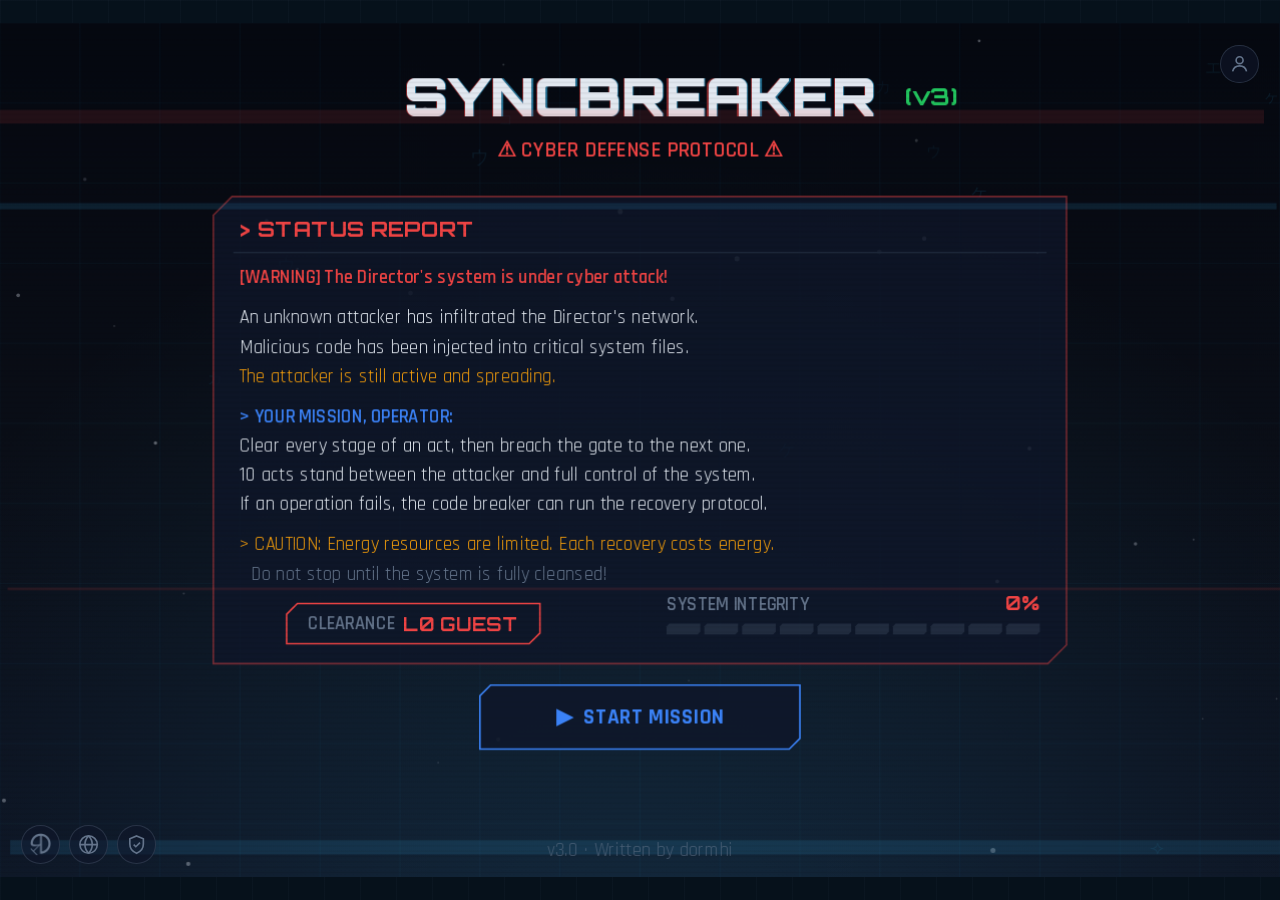
<file: index.html>
<!DOCTYPE html>
<html lang="en">
<head>
    <meta charset="UTF-8">
    <!-- Only our own scripts run and only Supabase (and the analytics beacon) is contacted:
         a second wall in front of the operator form. Update connect-src if the Supabase project changes. -->
    <meta http-equiv="Content-Security-Policy" content="default-src 'self'; script-src 'self' https://static.cloudflareinsights.com; style-src 'self' 'unsafe-inline'; img-src 'self' data: blob:; font-src 'self'; media-src 'self' data: blob:; connect-src 'self' https://szanoeclqztolgijlgef.supabase.co wss://szanoeclqztolgijlgef.supabase.co https://cloudflareinsights.com; worker-src 'self' blob:; object-src 'none'; base-uri 'self'; form-action 'self'">
    <meta name="viewport" content="width=device-width, initial-scale=1.0">
    <meta name="description" content="SyncBreaker - Cyber defense game. Computer Graphics final project.">
    <title>SyncBreaker</title>
    <link rel="stylesheet" href="css/style.css?v=20261114-2">
</head>
<body>
    <canvas id="gameCanvas"></canvas>

    <!-- Shown by CSS on touch devices held upright; main.js pauses the game. -->
    <div class="sb-rotate" role="alert" aria-live="polite">
        <svg class="sb-rotate-icon" viewBox="0 0 64 64" aria-hidden="true">
            <rect x="21" y="8" width="22" height="40" rx="4" />
            <line x1="29" y1="42" x2="35" y2="42" />
            <path d="M48 46 a16 16 0 0 1 -14 10" />
            <path d="M34 52 l0 4 4 0" />
        </svg>
        <div class="sb-rotate-title">ROTATE YOUR DEVICE</div>
        <div class="sb-rotate-sub">SyncBreaker is played in landscape</div>
    </div>

    <script src="vendor/supabase-2.118.0.min.js"></script>
    <script src="vendor/matter.min.js?v=20261114-2"></script>
    <script src="js/utils.js?v=20261114-2"></script>
    <script src="js/core/I18n.js?v=20261114-2"></script>
    <script src="js/i18n/tr.js?v=20261114-2"></script>
    <script src="js/UITheme.js?v=20261114-2"></script>
    <script src="js/core/Collision.js?v=20261114-2"></script>
    <script src="js/core/GameLoop.js?v=20261114-2"></script>
    <script src="js/core/ChallengeGate.js?v=20261114-2"></script>
    <script src="js/core/InputManager.js?v=20261114-2"></script>
    <script src="js/core/BackGuard.js?v=20261114-2"></script>
    <script src="js/core/Coach.js?v=20261114-2"></script>
    <script src="js/core/EndlessRun.js?v=20261114-2"></script>
    <script src="js/data/Campaign.js?v=20261114-2"></script>
    <script src="js/data/Endless.js?v=20261114-2"></script>
    <script src="js/core/PhysicsWorld.js?v=20261114-2"></script>
    <script src="js/mechanics/Mechanic.js?v=20261114-2"></script>
    <script src="js/mechanics/TimingBarMechanic.js?v=20261114-2"></script>
    <script src="js/mechanics/DualRingMechanic.js?v=20261114-2"></script>
    <script src="js/mechanics/PacketPurgeMechanic.js?v=20261114-2"></script>
    <script src="js/mechanics/PhysicsMechanic.js?v=20261114-2"></script>
    <script src="js/mechanics/StackOverflowMechanic.js?v=20261114-2"></script>
    <script src="js/mechanics/OrbitalShieldMechanic.js?v=20261114-2"></script>
    <script src="js/mechanics/SignalLockMechanic.js?v=20261114-2"></script>
    <script src="js/mechanics/RouteTraceMechanic.js?v=20261114-2"></script>
    <script src="js/mechanics/NetworkCutMechanic.js?v=20261114-2"></script>
    <script src="js/mechanics/LogicBombMechanic.js?v=20261114-2"></script>
    <script src="js/mechanics/DefragMechanic.js?v=20261114-2"></script>
    <script src="js/mechanics/ChecksumGridMechanic.js?v=20261114-2"></script>
    <script src="js/mechanics/MissionMechanic.js?v=20261114-2"></script>
    <script src="js/mechanics/HandoverMissions.js?v=20261114-2"></script>
    <script src="js/core/GameRegistry.js?v=20261114-2"></script>
    <script src="js/CampaignProgress.js?v=20261114-2"></script>
    <script src="js/EndlessProgress.js?v=20261114-2"></script>
    <script src="js/EnergySystem.js?v=20261114-2"></script>
    <script src="js/StateManager.js?v=20261114-2"></script>
    <script src="js/UIManager.js?v=20261114-2"></script>
    <script src="js/LockpickSystem.js?v=20261114-2"></script>
    <script src="js/SoundManager.js?v=20261114-2"></script>
    <script src="js/LevelThemes.js?v=20261114-2"></script>
    <script src="js/LevelIcons.js?v=20261114-2"></script>
    <script src="js/LevelManager.js?v=20261114-2"></script>
    <script src="js/LeaderboardService.js?v=20261114-2"></script>
    <script src="js/ProgressSync.js?v=20261114-2"></script>
    <script src="js/ProfileForm.js?v=20261114-2"></script>
    <script src="js/TipBar.js?v=20261114-2"></script>
    <script src="js/GameManager.js?v=20261114-2"></script>
    <script src="js/main.js?v=20261114-2"></script>
</body>
</html>
</file>
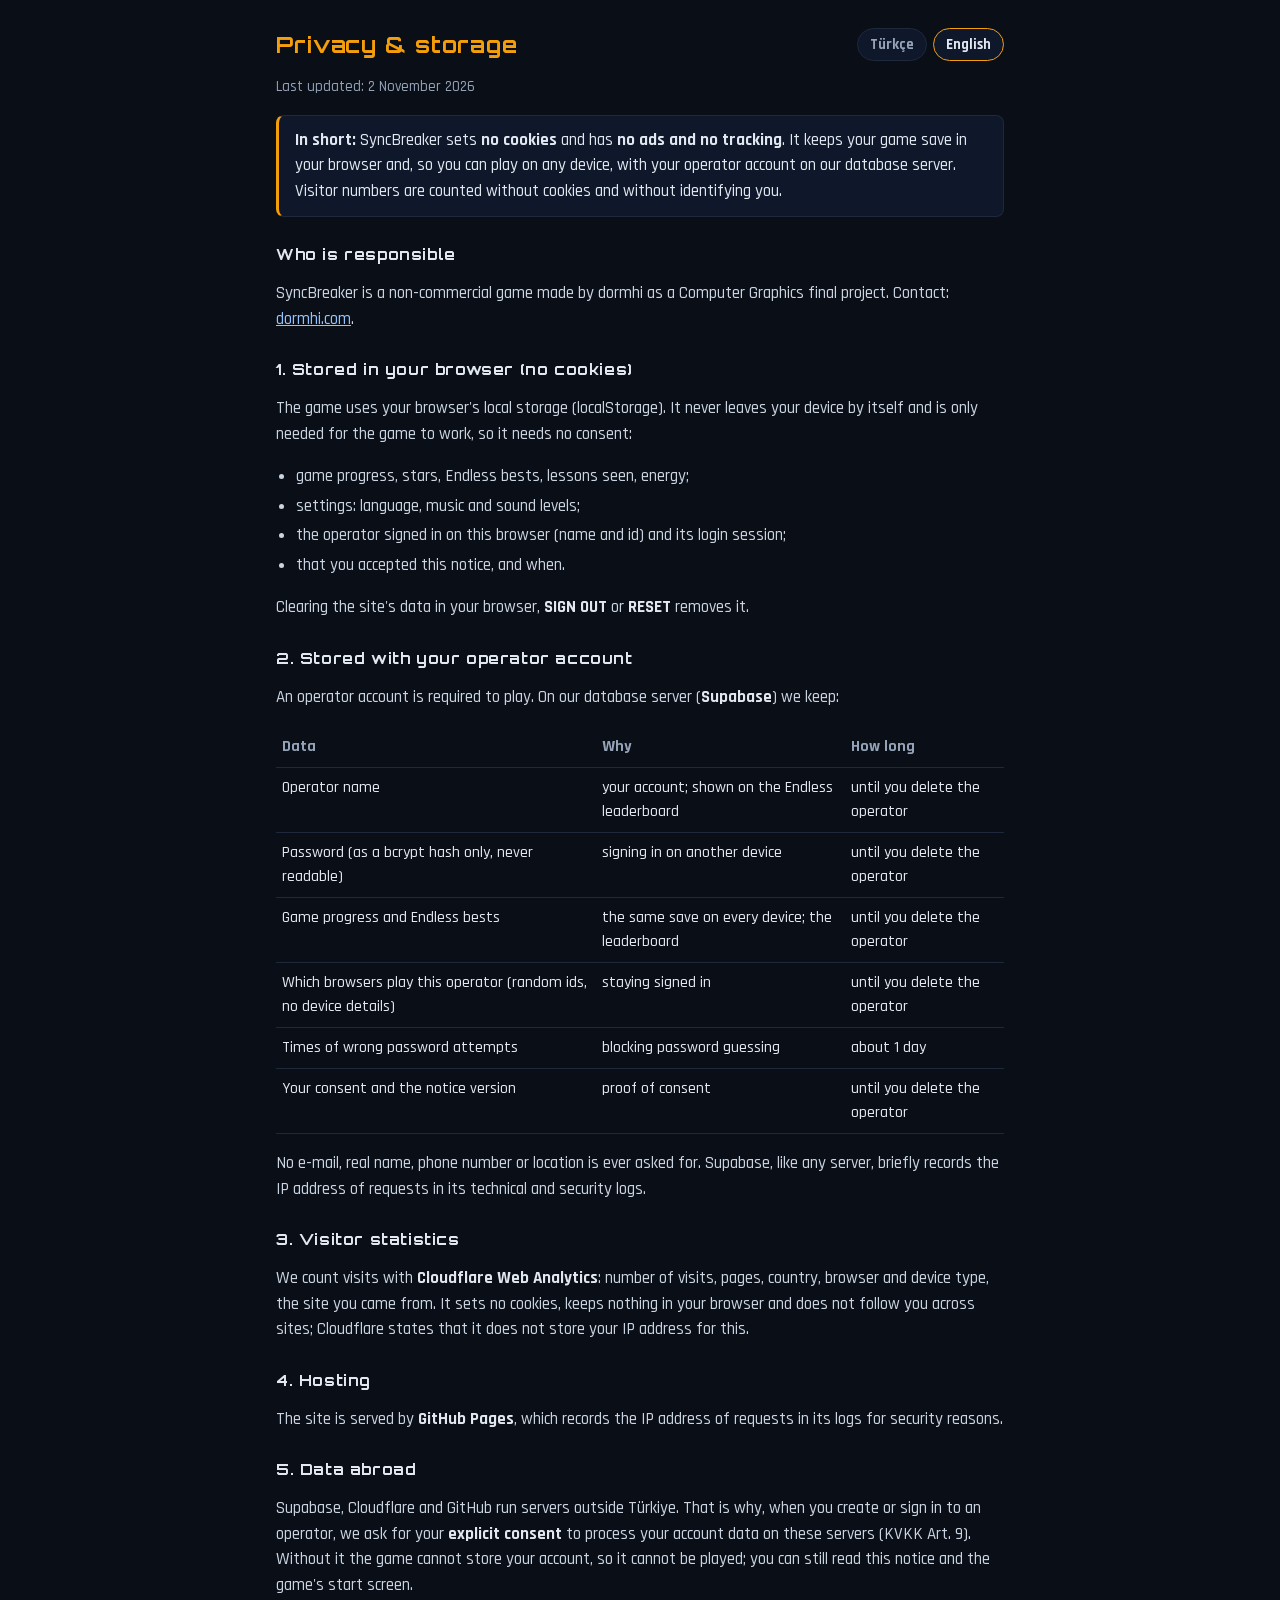
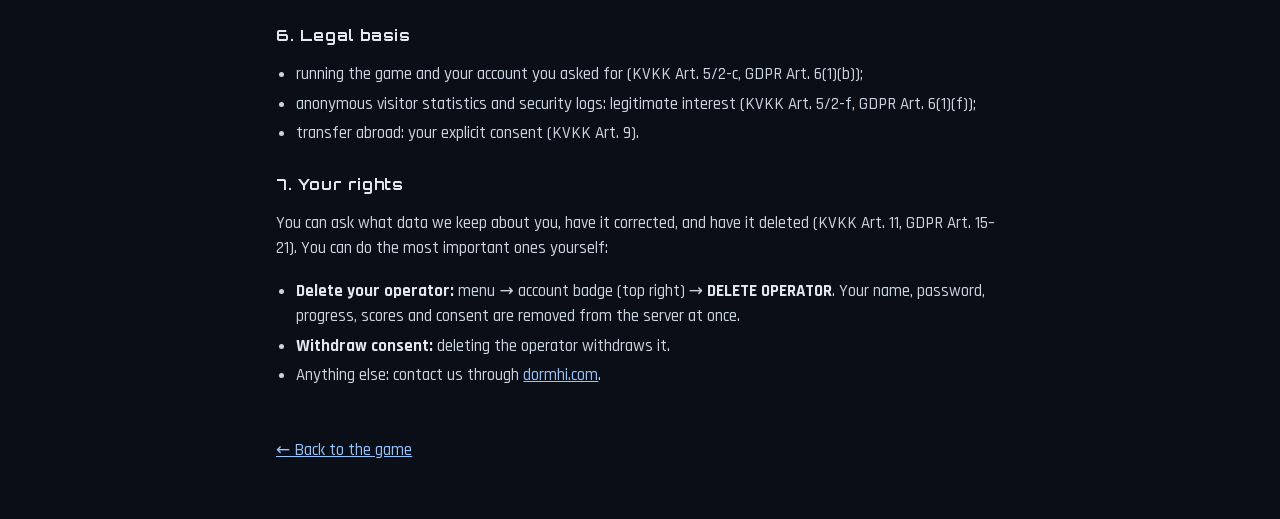
<file: privacy.html>
<!DOCTYPE html>
<html lang="en">
<head>
    <meta charset="UTF-8">
    <!-- Only our own scripts run and only Supabase (and the analytics beacon) is contacted:
         a second wall in front of the operator form. Update connect-src if the Supabase project changes. -->
    <meta http-equiv="Content-Security-Policy" content="default-src 'self'; script-src 'self' https://static.cloudflareinsights.com; style-src 'self' 'unsafe-inline'; img-src 'self' data: blob:; font-src 'self'; media-src 'self' data: blob:; connect-src 'self' https://szanoeclqztolgijlgef.supabase.co wss://szanoeclqztolgijlgef.supabase.co https://cloudflareinsights.com; worker-src 'self' blob:; object-src 'none'; base-uri 'self'; form-action 'self'">
    <meta name="viewport" content="width=device-width, initial-scale=1.0">
    <title>SyncBreaker · Privacy</title>
    <meta name="description" content="What SyncBreaker stores, where and why: privacy and storage notice.">
    <style>
        /* Same faces as the game, served from this site (css/style.css). */
        @font-face { font-family: 'Orbitron'; font-weight: 400 900; font-display: swap; src: url(fonts/orbitron-latin.woff2) format('woff2'); unicode-range: U+0000-00FF, U+0131, U+2000-206F; }
        @font-face { font-family: 'Rajdhani'; font-weight: 500; font-display: swap; src: url(fonts/rajdhani-latin-500.woff2) format('woff2'); unicode-range: U+0000-00FF, U+0131, U+2000-206F; }
        @font-face { font-family: 'Rajdhani'; font-weight: 500; font-display: swap; src: url(fonts/rajdhani-latin-ext-500.woff2) format('woff2'); unicode-range: U+0100-02BA; }
        @font-face { font-family: 'Rajdhani'; font-weight: 700; font-display: swap; src: url(fonts/rajdhani-latin-700.woff2) format('woff2'); unicode-range: U+0000-00FF, U+0131, U+2000-206F; }
        @font-face { font-family: 'Rajdhani'; font-weight: 700; font-display: swap; src: url(fonts/rajdhani-latin-ext-700.woff2) format('woff2'); unicode-range: U+0100-02BA; }

        :root { --bg: #0a0e17; --panel: #0f172a; --line: #1e293b; --text: #e2e8f0; --dim: #94a3b8; --accent: #f59e0b; --link: #93c5fd; }
        * { box-sizing: border-box; }
        body { margin: 0; background: var(--bg); color: var(--text); font: 500 17px/1.5 'Rajdhani', system-ui, sans-serif; }
        main { max-width: 760px; margin: 0 auto; padding: 28px 16px 56px; }
        header { display: flex; flex-wrap: wrap; align-items: center; justify-content: space-between; gap: 12px; margin-bottom: 8px; }
        h1 { margin: 0; font: 700 22px 'Orbitron', sans-serif; letter-spacing: 0.04em; color: var(--accent); }
        h2 { margin: 28px 0 8px; font: 700 15px 'Orbitron', sans-serif; letter-spacing: 0.04em; color: var(--text); }
        p, li { color: #cbd5e1; }
        ul { padding-left: 1.2em; }
        li { margin: 4px 0; }
        b { color: var(--text); }
        a { color: var(--link); }
        .meta { color: var(--dim); font-size: 15px; }
        .box { margin: 16px 0; padding: 12px 16px; background: var(--panel); border: 1px solid var(--line); border-left: 3px solid var(--accent); border-radius: 8px; }
        .langs { display: flex; gap: 6px; }
        .langs button { padding: 6px 12px; font: 700 15px 'Rajdhani', sans-serif; color: var(--dim); background: var(--panel); border: 1px solid var(--line); border-radius: 999px; cursor: pointer; }
        .langs button[aria-pressed="true"] { color: var(--text); border-color: var(--accent); }
        table { width: 100%; border-collapse: collapse; font-size: 16px; }
        th, td { padding: 8px 6px; text-align: left; vertical-align: top; border-bottom: 1px solid var(--line); }
        th { color: var(--dim); font-weight: 700; }
        .wrap { overflow-x: auto; }
        .back { display: inline-block; margin-top: 32px; }
        [data-lang] { display: none; }
        html[lang="en"] [data-lang="en"], html[lang="tr"] [data-lang="tr"] { display: revert; }
    </style>
</head>
<body>
<main>
    <header>
        <h1><span data-lang="en">Privacy &amp; storage</span><span data-lang="tr">Gizlilik ve depolama</span></h1>
        <div class="langs" role="group" aria-label="Language / Dil">
            <button type="button" data-set="tr">Türkçe</button>
            <button type="button" data-set="en">English</button>
        </div>
    </header>
    <p class="meta"><span data-lang="en">Last updated: 2 November 2026</span><span data-lang="tr">Son güncelleme: 2 Kasım 2026</span></p>

    <!-- ── English ── -->
    <section data-lang="en">
        <div class="box">
            <b>In short:</b> SyncBreaker sets <b>no cookies</b> and has <b>no ads and no tracking</b>.
            It keeps your game save in your browser and, so you can play on any device, with your operator account on our database server.
            Visitor numbers are counted without cookies and without identifying you.
        </div>

        <h2>Who is responsible</h2>
        <p>SyncBreaker is a non-commercial game made by dormhi as a Computer Graphics final project. Contact: <a href="https://dormhi.com" target="_blank" rel="noopener">dormhi.com</a>.</p>

        <h2>1. Stored in your browser (no cookies)</h2>
        <p>The game uses your browser's local storage (localStorage). It never leaves your device by itself and is only needed for the game to work, so it needs no consent:</p>
        <ul>
            <li>game progress, stars, Endless bests, lessons seen, energy;</li>
            <li>settings: language, music and sound levels;</li>
            <li>the operator signed in on this browser (name and id) and its login session;</li>
            <li>that you accepted this notice, and when.</li>
        </ul>
        <p>Clearing the site's data in your browser, <b>SIGN OUT</b> or <b>RESET</b> removes it.</p>

        <h2>2. Stored with your operator account</h2>
        <p>An operator account is required to play. On our database server (<b>Supabase</b>) we keep:</p>
        <div class="wrap"><table>
            <tr><th>Data</th><th>Why</th><th>How long</th></tr>
            <tr><td>Operator name</td><td>your account; shown on the Endless leaderboard</td><td>until you delete the operator</td></tr>
            <tr><td>Password (as a bcrypt hash only, never readable)</td><td>signing in on another device</td><td>until you delete the operator</td></tr>
            <tr><td>Game progress and Endless bests</td><td>the same save on every device; the leaderboard</td><td>until you delete the operator</td></tr>
            <tr><td>Which browsers play this operator (random ids, no device details)</td><td>staying signed in</td><td>until you delete the operator</td></tr>
            <tr><td>Times of wrong password attempts</td><td>blocking password guessing</td><td>about 1 day</td></tr>
            <tr><td>Your consent and the notice version</td><td>proof of consent</td><td>until you delete the operator</td></tr>
        </table></div>
        <p>No e-mail, real name, phone number or location is ever asked for. Supabase, like any server, briefly records the IP address of requests in its technical and security logs.</p>

        <h2>3. Visitor statistics</h2>
        <p>We count visits with <b>Cloudflare Web Analytics</b>: number of visits, pages, country, browser and device type, the site you came from. It sets no cookies, keeps nothing in your browser and does not follow you across sites; Cloudflare states that it does not store your IP address for this.</p>

        <h2>4. Hosting</h2>
        <p>The site is served by <b>GitHub Pages</b>, which records the IP address of requests in its logs for security reasons.</p>

        <h2>5. Data abroad</h2>
        <p>Supabase, Cloudflare and GitHub run servers outside Türkiye. That is why, when you create or sign in to an operator, we ask for your <b>explicit consent</b> to process your account data on these servers (KVKK Art. 9). Without it the game cannot store your account, so it cannot be played; you can still read this notice and the game's start screen.</p>

        <h2>6. Legal basis</h2>
        <ul>
            <li>running the game and your account you asked for (KVKK Art. 5/2-c, GDPR Art. 6(1)(b));</li>
            <li>anonymous visitor statistics and security logs: legitimate interest (KVKK Art. 5/2-f, GDPR Art. 6(1)(f));</li>
            <li>transfer abroad: your explicit consent (KVKK Art. 9).</li>
        </ul>

        <h2>7. Your rights</h2>
        <p>You can ask what data we keep about you, have it corrected, and have it deleted (KVKK Art. 11, GDPR Art. 15–21). You can do the most important ones yourself:</p>
        <ul>
            <li><b>Delete your operator:</b> menu → account badge (top right) → <b>DELETE OPERATOR</b>. Your name, password, progress, scores and consent are removed from the server at once.</li>
            <li><b>Withdraw consent:</b> deleting the operator withdraws it.</li>
            <li>Anything else: contact us through <a href="https://dormhi.com" target="_blank" rel="noopener">dormhi.com</a>.</li>
        </ul>

        <a class="back" href="./">← Back to the game</a>
    </section>

    <!-- ── Türkçe ── -->
    <section data-lang="tr">
        <div class="box">
            <b>Kısaca:</b> SyncBreaker <b>çerez kullanmaz</b>; <b>reklam ve takip yoktur</b>.
            Oyun kaydın tarayıcında ve, her cihazda oynayabilmen için, operator hesabınla birlikte veritabanı sunucumuzda tutulur.
            Ziyaretçi sayısı çerezsiz ve seni tanımadan sayılır.
        </div>

        <h2>Veri sorumlusu</h2>
        <p>SyncBreaker, dormhi'nin Bilgisayar Grafiği bitirme projesi olarak yaptığı ticari olmayan bir oyundur. İletişim: <a href="https://dormhi.com" target="_blank" rel="noopener">dormhi.com</a>.</p>

        <h2>1. Tarayıcında saklananlar (çerez yok)</h2>
        <p>Oyun tarayıcının yerel depolamasını (localStorage) kullanır. Bu veriler kendiliğinden cihazından çıkmaz ve yalnızca oyunun çalışması için gereklidir, bu yüzden onay gerektirmez:</p>
        <ul>
            <li>oyun ilerlemesi, yıldızlar, Endless rekorları, görülen dersler, enerji;</li>
            <li>ayarlar: dil, müzik ve ses düzeyi;</li>
            <li>bu tarayıcıda giriş yapmış operator (ad ve kimlik numarası) ve oturumu;</li>
            <li>bu metni kabul ettiğin ve ne zaman kabul ettiğin.</li>
        </ul>
        <p>Tarayıcıda sitenin verilerini silmek, <b>ÇIKIŞ YAP</b> ya da <b>SIFIRLA</b> bunları kaldırır.</p>

        <h2>2. Operator hesabınla saklananlar</h2>
        <p>Oynamak için bir operator hesabı gerekir. Veritabanı sunucumuzda (<b>Supabase</b>) şunları tutarız:</p>
        <div class="wrap"><table>
            <tr><th>Veri</th><th>Neden</th><th>Ne kadar süre</th></tr>
            <tr><td>Operator adı</td><td>hesabın; Endless sıralamasında görünür</td><td>operatorü silene kadar</td></tr>
            <tr><td>Parola (yalnızca bcrypt özeti, okunamaz)</td><td>başka cihazda giriş</td><td>operatorü silene kadar</td></tr>
            <tr><td>Oyun ilerlemesi ve Endless rekorları</td><td>her cihazda aynı kayıt; sıralama</td><td>operatorü silene kadar</td></tr>
            <tr><td>Bu operatorla oynayan tarayıcılar (rastgele kimlikler, cihaz bilgisi yok)</td><td>girişin açık kalması</td><td>operatorü silene kadar</td></tr>
            <tr><td>Yanlış parola denemelerinin zamanı</td><td>parola tahminini engellemek</td><td>yaklaşık 1 gün</td></tr>
            <tr><td>Onayın ve metnin sürümü</td><td>onayın kanıtı</td><td>operatorü silene kadar</td></tr>
        </table></div>
        <p>E-posta, gerçek ad, telefon ya da konum hiçbir zaman istenmez. Supabase, her sunucu gibi, isteklerin IP adresini teknik ve güvenlik kayıtlarında kısa süre tutar.</p>

        <h2>3. Ziyaretçi istatistikleri</h2>
        <p>Ziyaretleri <b>Cloudflare Web Analytics</b> ile sayarız: ziyaret sayısı, sayfalar, ülke, tarayıcı ve cihaz türü, geldiğin site. Çerez koymaz, tarayıcında bir şey saklamaz ve seni siteler arasında izlemez; Cloudflare bunun için IP adresini saklamadığını belirtir.</p>

        <h2>4. Barındırma</h2>
        <p>Site <b>GitHub Pages</b> üzerinden sunulur; GitHub güvenlik için isteklerin IP adresini kayıtlarında tutar.</p>

        <h2>5. Yurt dışına aktarım</h2>
        <p>Supabase, Cloudflare ve GitHub'ın sunucuları Türkiye dışındadır. Bu yüzden bir operator oluştururken ya da giriş yaparken, hesap verilerinin bu sunucularda işlenmesi için <b>açık rızanı</b> isteriz (KVKK md. 9). Rıza olmadan oyun hesabını saklayamaz, bu yüzden oynanamaz; bu metni ve oyunun giriş ekranını yine de görebilirsin.</p>

        <h2>6. Hukuki sebepler</h2>
        <ul>
            <li>istediğin oyunun ve hesabın sunulması (KVKK md. 5/2-c, GDPR md. 6(1)(b));</li>
            <li>anonim ziyaretçi istatistikleri ve güvenlik kayıtları: meşru menfaat (KVKK md. 5/2-f, GDPR md. 6(1)(f));</li>
            <li>yurt dışına aktarım: açık rızan (KVKK md. 9).</li>
        </ul>

        <h2>7. Hakların</h2>
        <p>Hakkında hangi verileri tuttuğumuzu öğrenebilir, düzeltilmesini ve silinmesini isteyebilirsin (KVKK md. 11, GDPR md. 15–21). En önemlilerini kendin yapabilirsin:</p>
        <ul>
            <li><b>Operatorünü sil:</b> menü → hesap rozeti (sağ üst) → <b>OPERATORÜ SİL</b>. Adın, parolan, ilerlemen, rekorların ve onayın sunucudan hemen silinir.</li>
            <li><b>Rızanı geri al:</b> operatorü silmek rızayı da geri alır.</li>
            <li>Diğer her şey için <a href="https://dormhi.com" target="_blank" rel="noopener">dormhi.com</a> üzerinden bize ulaş.</li>
        </ul>

        <a class="back" href="./">← Oyuna dön</a>
    </section>
</main>
<script src="js/privacy.js?v=20261114-2"></script>
</body>
</html>
</file>
<file: css/style.css>
/* SyncBreaker — Beta Styles */

/* Orbitron has no Ğ / ğ (Turkish): the browser fell back to a serif font
   for it. Canvas fonts name 'Orbitron, OrbitronTR', and this face lends the
   glyph from Audiowide, which is as wide and geometric. (Adding the face to
   the Orbitron family itself stopped Chrome from loading Orbitron.) Ş and İ
   are built from Orbitron's own S / I with combining marks. */
@font-face {
    font-family: 'OrbitronTR';
    font-style: normal;
    font-weight: 400 900;
    font-display: swap;
    src: url(../fonts/audiowide-g.woff2) format('woff2');
    unicode-range: U+011E-011F;
}

/* Orbitron and Rajdhani (SIL Open Font License), served from this site so
   no visitor's address goes to Google Fonts. Latin + latin-ext subsets. */

/* Orbitron 400, latin */
@font-face {
    font-family: 'Orbitron';
    font-style: normal;
    font-weight: 400;
    font-display: swap;
    src: url(../fonts/orbitron-latin.woff2) format('woff2');
    unicode-range: U+0000-00FF, U+0131, U+0152-0153, U+02BB-02BC, U+02C6, U+02DA, U+02DC, U+0304, U+0308, U+0329, U+2000-206F, U+20AC, U+2122, U+2191, U+2193, U+2212, U+2215, U+FEFF, U+FFFD;
}

/* Orbitron 600, latin */
@font-face {
    font-family: 'Orbitron';
    font-style: normal;
    font-weight: 600;
    font-display: swap;
    src: url(../fonts/orbitron-latin.woff2) format('woff2');
    unicode-range: U+0000-00FF, U+0131, U+0152-0153, U+02BB-02BC, U+02C6, U+02DA, U+02DC, U+0304, U+0308, U+0329, U+2000-206F, U+20AC, U+2122, U+2191, U+2193, U+2212, U+2215, U+FEFF, U+FFFD;
}

/* Orbitron 700, latin */
@font-face {
    font-family: 'Orbitron';
    font-style: normal;
    font-weight: 700;
    font-display: swap;
    src: url(../fonts/orbitron-latin.woff2) format('woff2');
    unicode-range: U+0000-00FF, U+0131, U+0152-0153, U+02BB-02BC, U+02C6, U+02DA, U+02DC, U+0304, U+0308, U+0329, U+2000-206F, U+20AC, U+2122, U+2191, U+2193, U+2212, U+2215, U+FEFF, U+FFFD;
}

/* Orbitron 900, latin */
@font-face {
    font-family: 'Orbitron';
    font-style: normal;
    font-weight: 900;
    font-display: swap;
    src: url(../fonts/orbitron-latin.woff2) format('woff2');
    unicode-range: U+0000-00FF, U+0131, U+0152-0153, U+02BB-02BC, U+02C6, U+02DA, U+02DC, U+0304, U+0308, U+0329, U+2000-206F, U+20AC, U+2122, U+2191, U+2193, U+2212, U+2215, U+FEFF, U+FFFD;
}

/* Rajdhani 300, latin-ext */
@font-face {
    font-family: 'Rajdhani';
    font-style: normal;
    font-weight: 300;
    font-display: swap;
    src: url(../fonts/rajdhani-latin-ext-300.woff2) format('woff2');
    unicode-range: U+0100-02BA, U+02BD-02C5, U+02C7-02CC, U+02CE-02D7, U+02DD-02FF, U+0304, U+0308, U+0329, U+1D00-1DBF, U+1E00-1E9F, U+1EF2-1EFF, U+2020, U+20A0-20AB, U+20AD-20C4, U+2113, U+2C60-2C7F, U+A720-A7FF;
}

/* Rajdhani 300, latin */
@font-face {
    font-family: 'Rajdhani';
    font-style: normal;
    font-weight: 300;
    font-display: swap;
    src: url(../fonts/rajdhani-latin-300.woff2) format('woff2');
    unicode-range: U+0000-00FF, U+0131, U+0152-0153, U+02BB-02BC, U+02C6, U+02DA, U+02DC, U+0304, U+0308, U+0329, U+2000-206F, U+20AC, U+2122, U+2191, U+2193, U+2212, U+2215, U+FEFF, U+FFFD;
}

/* Rajdhani 400, latin-ext */
@font-face {
    font-family: 'Rajdhani';
    font-style: normal;
    font-weight: 400;
    font-display: swap;
    src: url(../fonts/rajdhani-latin-ext-400.woff2) format('woff2');
    unicode-range: U+0100-02BA, U+02BD-02C5, U+02C7-02CC, U+02CE-02D7, U+02DD-02FF, U+0304, U+0308, U+0329, U+1D00-1DBF, U+1E00-1E9F, U+1EF2-1EFF, U+2020, U+20A0-20AB, U+20AD-20C4, U+2113, U+2C60-2C7F, U+A720-A7FF;
}

/* Rajdhani 400, latin */
@font-face {
    font-family: 'Rajdhani';
    font-style: normal;
    font-weight: 400;
    font-display: swap;
    src: url(../fonts/rajdhani-latin-400.woff2) format('woff2');
    unicode-range: U+0000-00FF, U+0131, U+0152-0153, U+02BB-02BC, U+02C6, U+02DA, U+02DC, U+0304, U+0308, U+0329, U+2000-206F, U+20AC, U+2122, U+2191, U+2193, U+2212, U+2215, U+FEFF, U+FFFD;
}

/* Rajdhani 500, latin-ext */
@font-face {
    font-family: 'Rajdhani';
    font-style: normal;
    font-weight: 500;
    font-display: swap;
    src: url(../fonts/rajdhani-latin-ext-500.woff2) format('woff2');
    unicode-range: U+0100-02BA, U+02BD-02C5, U+02C7-02CC, U+02CE-02D7, U+02DD-02FF, U+0304, U+0308, U+0329, U+1D00-1DBF, U+1E00-1E9F, U+1EF2-1EFF, U+2020, U+20A0-20AB, U+20AD-20C4, U+2113, U+2C60-2C7F, U+A720-A7FF;
}

/* Rajdhani 500, latin */
@font-face {
    font-family: 'Rajdhani';
    font-style: normal;
    font-weight: 500;
    font-display: swap;
    src: url(../fonts/rajdhani-latin-500.woff2) format('woff2');
    unicode-range: U+0000-00FF, U+0131, U+0152-0153, U+02BB-02BC, U+02C6, U+02DA, U+02DC, U+0304, U+0308, U+0329, U+2000-206F, U+20AC, U+2122, U+2191, U+2193, U+2212, U+2215, U+FEFF, U+FFFD;
}

/* Rajdhani 600, latin-ext */
@font-face {
    font-family: 'Rajdhani';
    font-style: normal;
    font-weight: 600;
    font-display: swap;
    src: url(../fonts/rajdhani-latin-ext-600.woff2) format('woff2');
    unicode-range: U+0100-02BA, U+02BD-02C5, U+02C7-02CC, U+02CE-02D7, U+02DD-02FF, U+0304, U+0308, U+0329, U+1D00-1DBF, U+1E00-1E9F, U+1EF2-1EFF, U+2020, U+20A0-20AB, U+20AD-20C4, U+2113, U+2C60-2C7F, U+A720-A7FF;
}

/* Rajdhani 600, latin */
@font-face {
    font-family: 'Rajdhani';
    font-style: normal;
    font-weight: 600;
    font-display: swap;
    src: url(../fonts/rajdhani-latin-600.woff2) format('woff2');
    unicode-range: U+0000-00FF, U+0131, U+0152-0153, U+02BB-02BC, U+02C6, U+02DA, U+02DC, U+0304, U+0308, U+0329, U+2000-206F, U+20AC, U+2122, U+2191, U+2193, U+2212, U+2215, U+FEFF, U+FFFD;
}

/* Rajdhani 700, latin-ext */
@font-face {
    font-family: 'Rajdhani';
    font-style: normal;
    font-weight: 700;
    font-display: swap;
    src: url(../fonts/rajdhani-latin-ext-700.woff2) format('woff2');
    unicode-range: U+0100-02BA, U+02BD-02C5, U+02C7-02CC, U+02CE-02D7, U+02DD-02FF, U+0304, U+0308, U+0329, U+1D00-1DBF, U+1E00-1E9F, U+1EF2-1EFF, U+2020, U+20A0-20AB, U+20AD-20C4, U+2113, U+2C60-2C7F, U+A720-A7FF;
}

/* Rajdhani 700, latin */
@font-face {
    font-family: 'Rajdhani';
    font-style: normal;
    font-weight: 700;
    font-display: swap;
    src: url(../fonts/rajdhani-latin-700.woff2) format('woff2');
    unicode-range: U+0000-00FF, U+0131, U+0152-0153, U+02BB-02BC, U+02C6, U+02DA, U+02DC, U+0304, U+0308, U+0329, U+2000-206F, U+20AC, U+2122, U+2191, U+2193, U+2212, U+2215, U+FEFF, U+FFFD;
}

* {
    margin: 0;
    padding: 0;
    box-sizing: border-box;
    /* Mobile browsers flash a blue box over whatever is tapped; on a
       full-screen canvas that flashes the whole game on every tap. */
    -webkit-tap-highlight-color: transparent;
}

:root {
    --bg-dark: #0a0e17;
    --bg-mid: #111827;
    --accent: #3b82f6;
    --accent-dim: rgba(59, 130, 246, 0.3);
    --success: #22c55e;
    --danger: #ef4444;
    --warning: #f59e0b;
    --text: #e2e8f0;
    --text-dim: #64748b;
    --border: #1e293b;
    --font-display: 'Orbitron', 'OrbitronTR', monospace;
    --font-body: 'Rajdhani', sans-serif;
}

body {
    background: var(--bg-dark);
    overflow: hidden;
    width: 100vw;
    height: 100vh;
    display: flex;
    align-items: center;
    justify-content: center;
    font-family: var(--font-body);
    color: var(--text);
    /* The page around the canvas (side bars on phones) follows the
       network layer the game shows: set on <body data-layer> by GameManager. */
    transition: background-color 1.2s ease;
}

body[data-layer="perimeter"] { background-color: #06111b; }
body[data-layer="internal"]  { background-color: #130e06; }
body[data-layer="core"]      { background-color: #16070c; }
body[data-layer="handover"]  { background-color: #061513; }

/* Faint grid continuing the canvas background into the side bars. */
body::before {
    content: '';
    position: fixed;
    inset: 0;
    pointer-events: none;
    background-image:
        linear-gradient(rgba(148, 163, 184, 0.035) 1px, transparent 1px),
        linear-gradient(90deg, rgba(148, 163, 184, 0.035) 1px, transparent 1px);
    background-size: 36px 36px;
}

canvas {
    position: relative;   /* above the page grid */
    display: block;
    background: var(--bg-dark);
    /* No text selection / long-press callout while holding (Signal Lock). */
    -webkit-user-select: none;
    user-select: none;
    -webkit-touch-callout: none;
    outline: none;
}

/* ── Operator profile overlay (ProfileForm.js) ── */
.sb-form-backdrop {
    position: fixed;
    z-index: 10;
    display: flex;
    align-items: center;
    justify-content: center;
    padding: 12px;
    overflow-y: auto;
    background: rgba(5, 8, 16, 0.72);
}

.sb-form {
    width: 100%;
    max-width: 380px;
    margin: auto;
    padding: 18px 20px 14px;
    display: flex;
    flex-direction: column;
    gap: 9px;
    background: rgba(12, 18, 30, 0.97);
    border: 1px solid rgba(245, 158, 11, 0.55);
    border-radius: 12px;
    box-shadow: 0 0 24px rgba(245, 158, 11, 0.12);
}

.sb-form-title {
    font-family: var(--font-display);
    font-weight: 700;
    font-size: 17px;
    letter-spacing: 0.04em;
    color: var(--warning);
    text-align: center;
}

.sb-form-sub {
    font-size: 14px;
    line-height: 1.3;
    color: #94a3b8;
    text-align: center;
}

.sb-form-warn {
    font-size: 13px;
    line-height: 1.3;
    font-weight: 600;
    color: var(--warning);
    text-align: center;
}

.sb-form-field {
    display: flex;
    flex-direction: column;
    gap: 3px;
}

.sb-form-label {
    font-family: var(--font-display);
    font-size: 10px;
    letter-spacing: 0.08em;
    color: var(--text-dim);
}

.sb-form-input {
    width: 100%;
    height: 40px;
    padding: 0 12px;
    font: 600 17px var(--font-body);
    color: var(--text);
    background: rgba(15, 23, 42, 0.9);
    border: 1px solid #334155;
    border-radius: 6px;
    outline: none;
}

.sb-form-input:focus {
    border-color: var(--warning);
    box-shadow: 0 0 0 2px rgba(245, 158, 11, 0.18);
}

.sb-form-input::placeholder { color: #475569; font-weight: 400; }

.sb-form-status {
    min-height: 18px;
    font-size: 14px;
    color: #94a3b8;
    text-align: center;
}

.sb-form-status.is-error { color: var(--danger); }

.sb-form-submit {
    height: 44px;
    font: 700 13px var(--font-display);
    letter-spacing: 0.06em;
    color: var(--warning);
    background: rgba(245, 158, 11, 0.1);
    border: 1px solid var(--warning);
    border-radius: 6px;
    cursor: pointer;
}

.sb-form-submit:hover:not(:disabled) { background: rgba(245, 158, 11, 0.2); }
.sb-form-submit:disabled { opacity: 0.5; cursor: default; }

.sb-form-row {
    display: flex;
    justify-content: space-between;
    gap: 8px;
}

.sb-form-link {
    min-height: 32px;
    padding: 0 4px;
    font: 600 14px var(--font-body);
    color: #64748b;
    background: none;
    border: none;
    cursor: pointer;
}

.sb-form-link:hover { color: var(--text); }

/* Explicit consent (privacy.html): the box, its sentence and the link. */
.sb-form-consent {
    display: flex;
    flex-direction: column;
    gap: 2px;
}

.sb-form-check {
    display: flex;
    align-items: flex-start;
    gap: 8px;
    font-size: 14px;
    line-height: 1.3;
    color: #cbd5e1;
    cursor: pointer;
}

.sb-form-check input {
    flex: none;
    width: 18px;
    height: 18px;
    margin: 1px 0 0;
    accent-color: var(--warning);
    cursor: pointer;
}

.sb-form-privacy {
    align-self: flex-start;
    margin-left: 26px;
    font-size: 14px;
    font-weight: 600;
    color: #93c5fd;
}

.sb-form-submit.is-danger {
    color: var(--danger);
    background: rgba(239, 68, 68, 0.1);
    border-color: var(--danger);
}

.sb-form-submit.is-danger:hover:not(:disabled) { background: rgba(239, 68, 68, 0.2); }

/* Short screens (phones in landscape): keep the whole form in view. */
@media (max-height: 480px) {
    .sb-form-backdrop { padding: 8px; }
    .sb-form { gap: 5px; padding: 10px 16px 6px; }
    .sb-form-title { font-size: 15px; }
    .sb-form-sub { font-size: 13px; }
    .sb-form-label { font-size: 9px; }
    .sb-form-input { height: 34px; font-size: 16px; }
    .sb-form-status { min-height: 16px; font-size: 13px; }
    .sb-form-submit { height: 38px; }
    .sb-form-link { min-height: 28px; }
    .sb-form-check, .sb-form-privacy { font-size: 13px; }
}

/* ── dormhi.com badge on the menu (GameManager._setBrandLink) ──
   Sized in em: the script sets font-size to follow the canvas scale. */
.sb-brand {
    position: fixed;
    z-index: 5;
    display: flex;
    align-items: center;
    justify-content: center;
    width: 2.4em;
    height: 2.4em;
    font-size: 1em;
    color: #64748b;
    background: rgba(15, 23, 42, 0.6);
    border: 1px solid rgba(71, 85, 105, 0.45);
    border-radius: 50%;
    transition: color 0.15s ease, border-color 0.15s ease, box-shadow 0.15s ease;
}

.sb-brand:hover,
.sb-brand:focus-visible {
    color: #93c5fd;
    border-color: rgba(59, 130, 246, 0.6);
    box-shadow: 0 0 10px rgba(59, 130, 246, 0.25);
    outline: none;
}

/* Account badge (menu, top-right): lit while an operator is signed in. */
.sb-account.is-on { color: #4ade80; border-color: rgba(74, 222, 128, 0.45); }

/* The white mark as a mask, painted in the current text colour. */
.sb-brand-mark {
    width: 1.45em;
    height: 1.45em;
    flex: none;
    background-color: currentColor;
    -webkit-mask: url('../assets/dormhi-logo.png') center / contain no-repeat;
    mask: url('../assets/dormhi-logo.png') center / contain no-repeat;
}

.sb-brand:hover .sb-brand-mark,
.sb-brand:focus-visible .sb-brand-mark {
    filter: drop-shadow(0 0 3px rgba(59, 130, 246, 0.8));
}

/* ── "Rotate your device" (touch devices held upright, see main.js) ── */
.sb-rotate {
    display: none;
    position: fixed;
    inset: 0;
    z-index: 20;
    flex-direction: column;
    align-items: center;
    justify-content: center;
    gap: 14px;
    padding: 24px;
    text-align: center;
    background:
        radial-gradient(circle at 50% 40%, rgba(59, 130, 246, 0.12), transparent 60%),
        var(--bg-dark);
}

@media (orientation: portrait) and (pointer: coarse) {
    .sb-rotate { display: flex; }
}

.sb-rotate-icon {
    width: 96px;
    height: 96px;
    fill: none;
    stroke: var(--accent);
    stroke-width: 2.5;
    stroke-linecap: round;
    stroke-linejoin: round;
    filter: drop-shadow(0 0 8px rgba(59, 130, 246, 0.5));
    animation: sb-rotate-turn 2.4s ease-in-out infinite;
}

@keyframes sb-rotate-turn {
    0%, 20%   { transform: rotate(0deg); }
    50%, 70%  { transform: rotate(-90deg); }
    100%      { transform: rotate(0deg); }
}

.sb-rotate-title {
    font-family: var(--font-display);
    font-weight: 700;
    font-size: 18px;
    letter-spacing: 0.08em;
    color: var(--text);
}

.sb-rotate-sub {
    font-size: 15px;
    color: var(--text-dim);
}

@media (prefers-reduced-motion: reduce) {
    .sb-rotate-icon { animation: none; transform: rotate(-90deg); }
}

/* ── Language button: the dormhi.com badge's twin, with a globe
   (GameManager._setLangButton). The menu opens above it. ── */
.sb-lang {
    padding: 0;
    cursor: pointer;
    font-family: inherit;
}

.sb-lang-mark {
    width: 1.45em;
    height: 1.45em;
    flex: none;
}

.sb-lang:hover .sb-lang-mark,
.sb-lang:focus-visible .sb-lang-mark,
.sb-privacy:hover .sb-lang-mark,
.sb-privacy:focus-visible .sb-lang-mark {
    filter: drop-shadow(0 0 3px rgba(59, 130, 246, 0.8));
}

.sb-lang-menu {
    position: fixed;
    z-index: 6;
    display: flex;
    flex-direction: column;
    gap: 2px;
    min-width: 9em;
    padding: 0.4em;
    background: rgba(15, 23, 42, 0.97);
    border: 1px solid rgba(71, 85, 105, 0.6);
    border-radius: 0.7em;
    box-shadow: 0 6px 24px rgba(0, 0, 0, 0.45);
    font-family: 'Rajdhani', sans-serif;
}

.sb-lang-head {
    /* No text-transform: CSS upper-casing turns Turkish "Dil" into "DIL" (not "DİL"). */
    padding: 0.2em 0.7em 0.35em;
    font-size: 0.85em;
    font-weight: 700;
    color: #64748b;
}

.sb-lang-opt {
    padding: 0.45em 0.7em;
    font: 600 1em 'Rajdhani', sans-serif;
    color: #cbd5e1;
    text-align: left;
    background: transparent;
    border: 0;
    border-radius: 0.45em;
    cursor: pointer;
}

.sb-lang-opt:hover,
.sb-lang-opt:focus-visible {
    background: rgba(59, 130, 246, 0.16);
    color: #e2e8f0;
    outline: none;
}

/* Volume (HUB speaker, pause panel): one small row, music · effects. */
.sb-volume {
    position: fixed;
    z-index: 6;
    display: flex;
    align-items: center;
    gap: 0.6em;
    padding: 0.15em 0.6em 0.15em 0.2em;
    background: #0f172a;
    border: 1px solid rgba(71, 85, 105, 0.55);
    border-radius: 999px;
    box-shadow: 0 4px 14px rgba(0, 0, 0, 0.35);
}

.sb-volume-row {
    display: flex;
    align-items: center;
    gap: 0.25em;
}

.sb-volume-mute.is-off { color: #64748b; }

.sb-volume-mute {
    display: flex;
    width: 1.7em;
    height: 1.7em;
    padding: 0.25em;
    color: #94a3b8;
    background: transparent;
    border: 0;
    border-radius: 50%;
    cursor: pointer;
}

.sb-volume-mute svg { width: 100%; height: 100%; }

.sb-volume-mute:hover,
.sb-volume-mute:focus-visible { color: #93c5fd; outline: none; }

/* A thin track, filled up to the value, with a small round thumb. */
.sb-volume-range {
    -webkit-appearance: none;
    appearance: none;
    width: 3.2em;
    height: 1.4em;
    margin: 0;
    background: transparent;
    cursor: pointer;
}

.sb-volume-range::-webkit-slider-runnable-track {
    height: 3px;
    border-radius: 2px;
    background: linear-gradient(to right, #3b82f6 var(--fill, 100%), rgba(71, 85, 105, 0.6) var(--fill, 100%));
}

.sb-volume-range::-moz-range-track {
    height: 3px;
    border-radius: 2px;
    background: linear-gradient(to right, #3b82f6 var(--fill, 100%), rgba(71, 85, 105, 0.6) var(--fill, 100%));
}

.sb-volume-range::-webkit-slider-thumb {
    -webkit-appearance: none;
    width: 0.8em;
    height: 0.8em;
    margin-top: calc(1.5px - 0.4em);
    border: 0;
    border-radius: 50%;
    background: #cbd5e1;
}

.sb-volume-range::-moz-range-thumb {
    width: 0.8em;
    height: 0.8em;
    border: 0;
    border-radius: 50%;
    background: #cbd5e1;
}

.sb-volume-range:focus { outline: none; }
.sb-volume-range:focus-visible::-webkit-slider-thumb { box-shadow: 0 0 0 3px rgba(59, 130, 246, 0.4); }

.sb-volume-val {
    width: 2.2em;
    font: 600 0.95em 'Rajdhani', sans-serif;
    color: #94a3b8;
    text-align: right;
}

.sb-lang-opt.on {
    color: #93c5fd;
}
</file>
